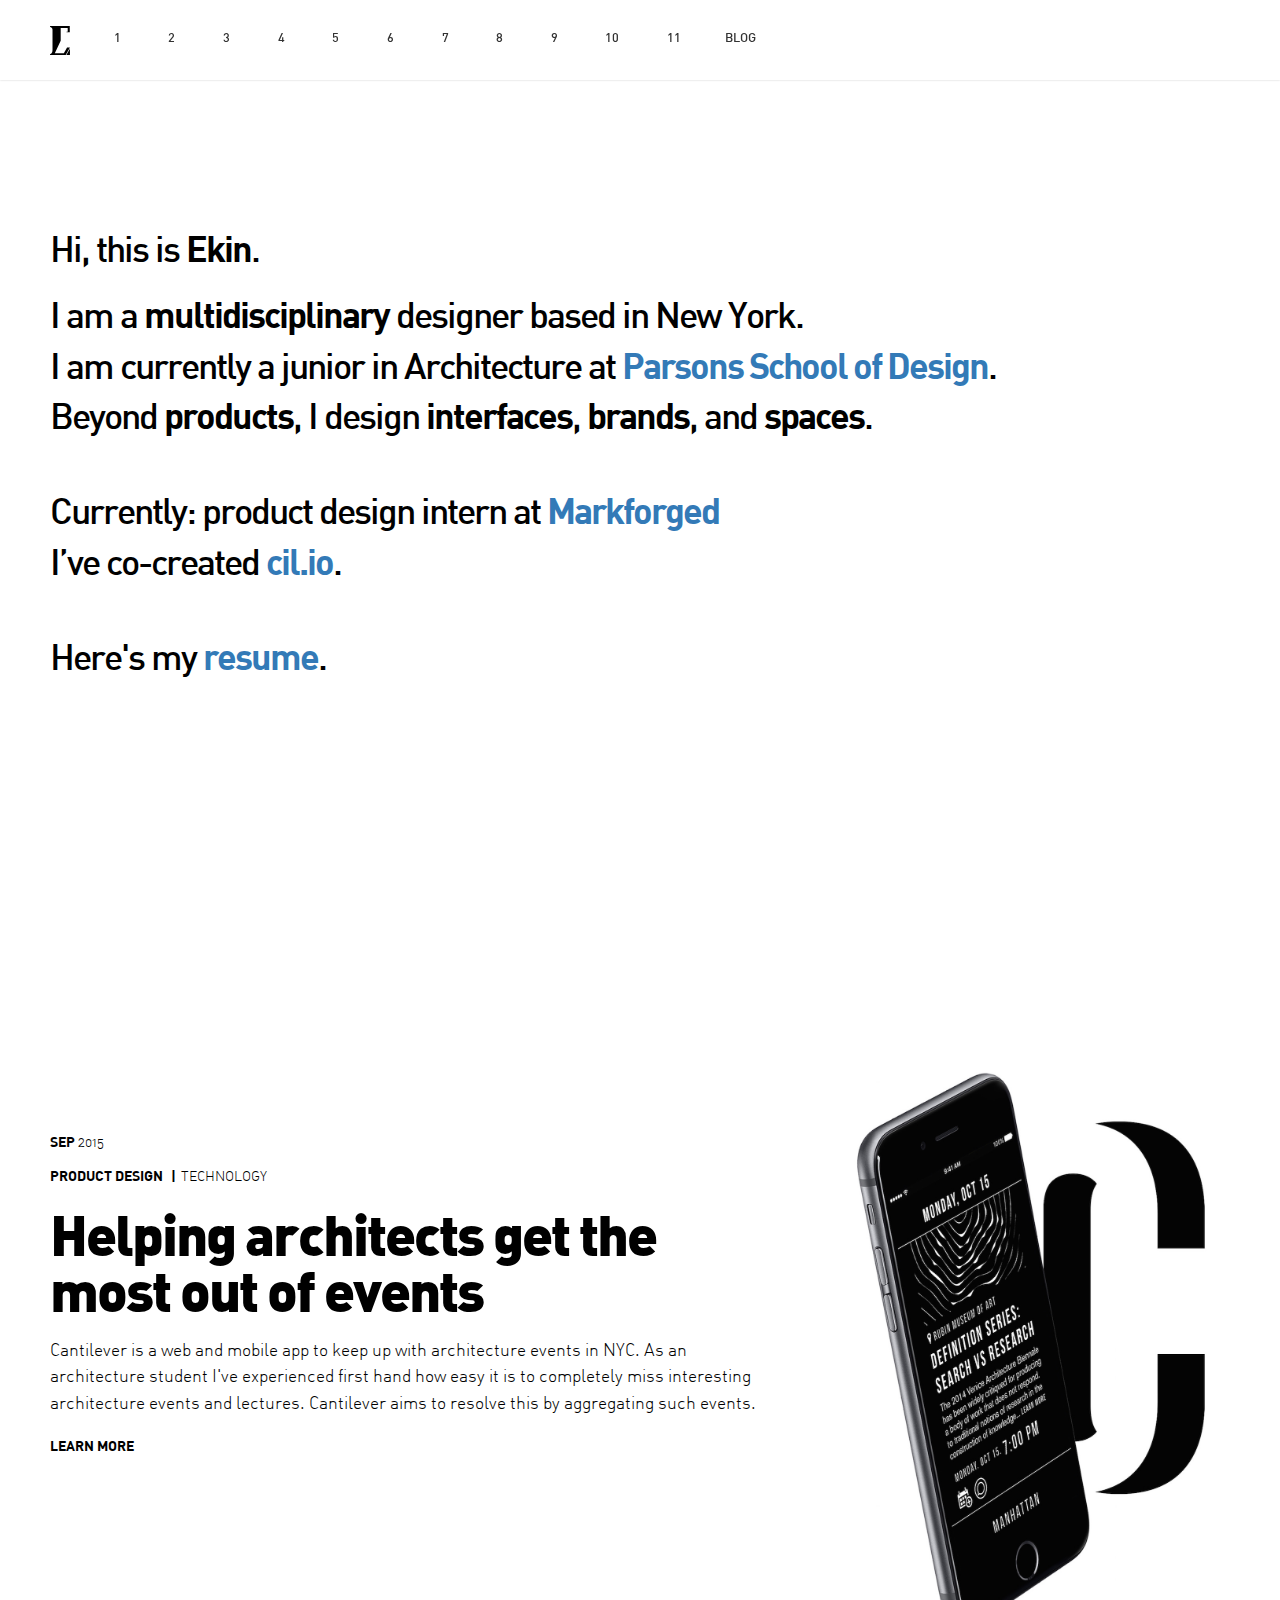
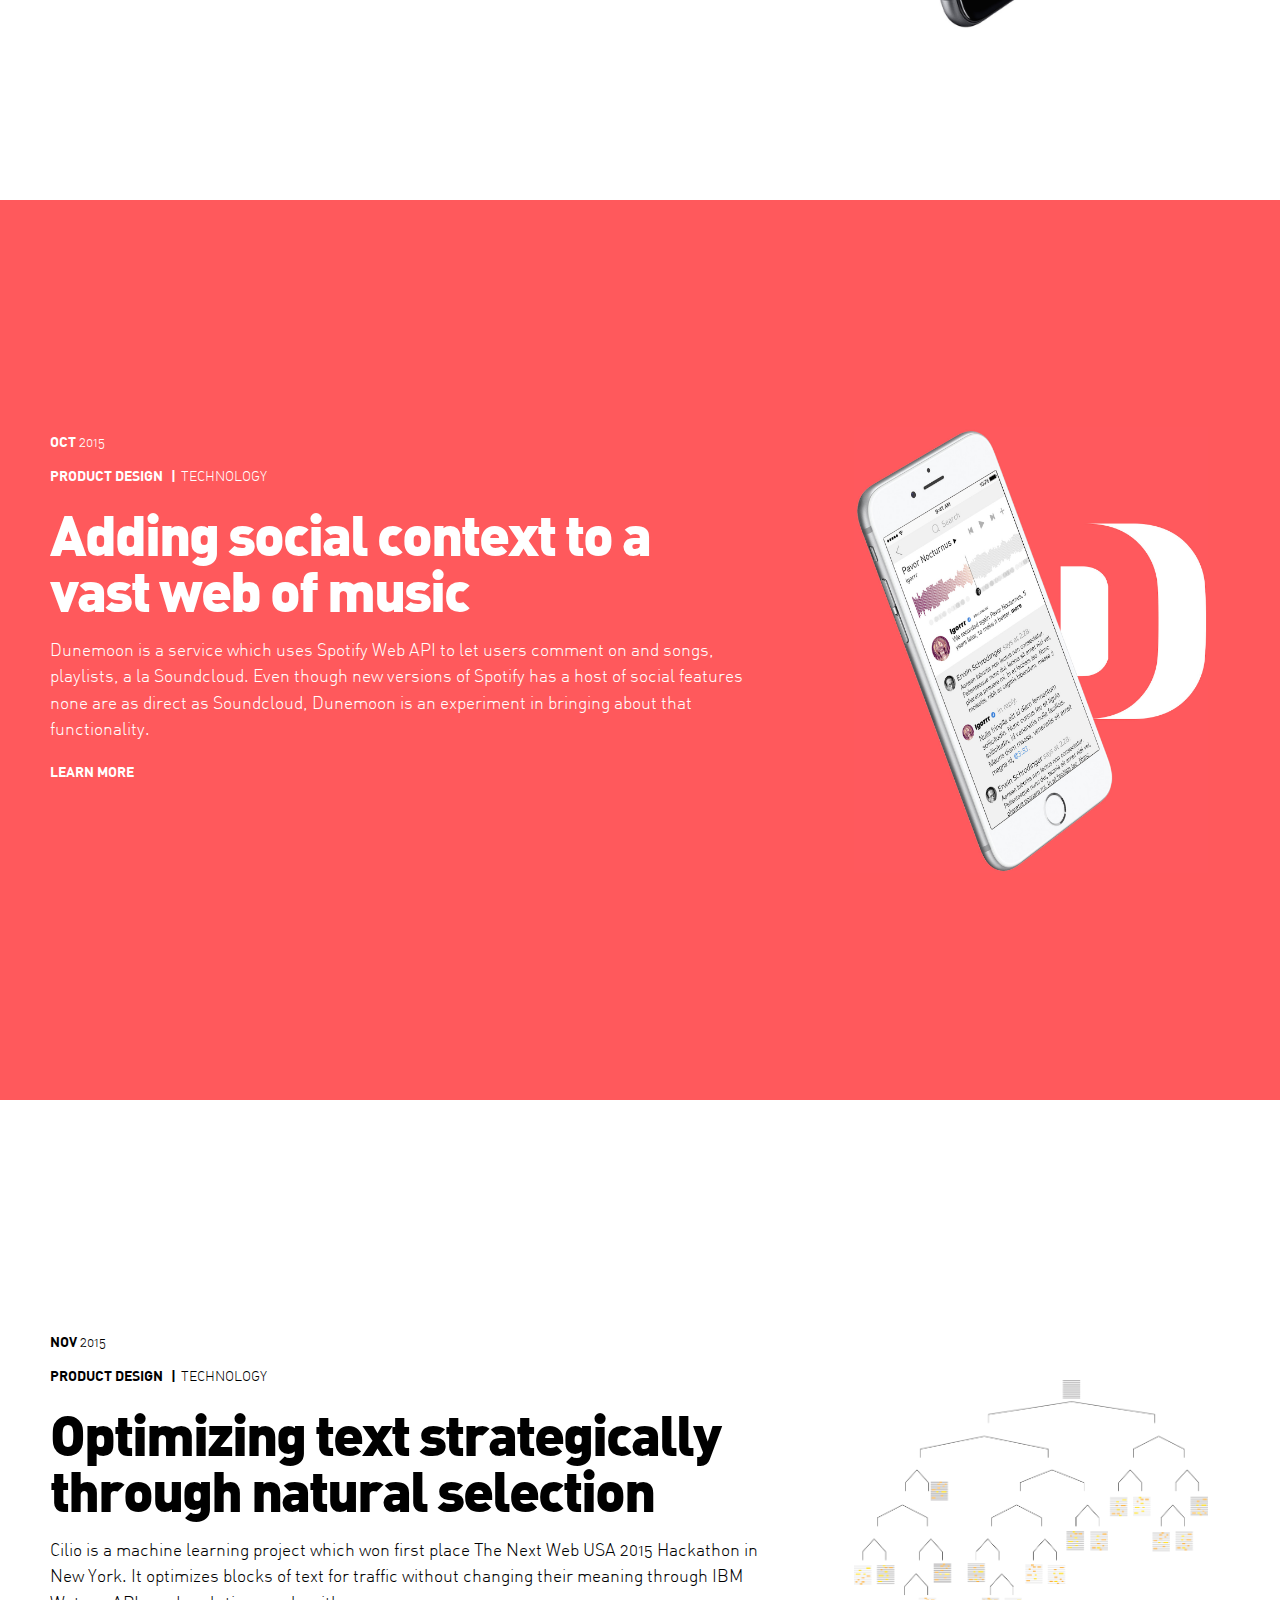
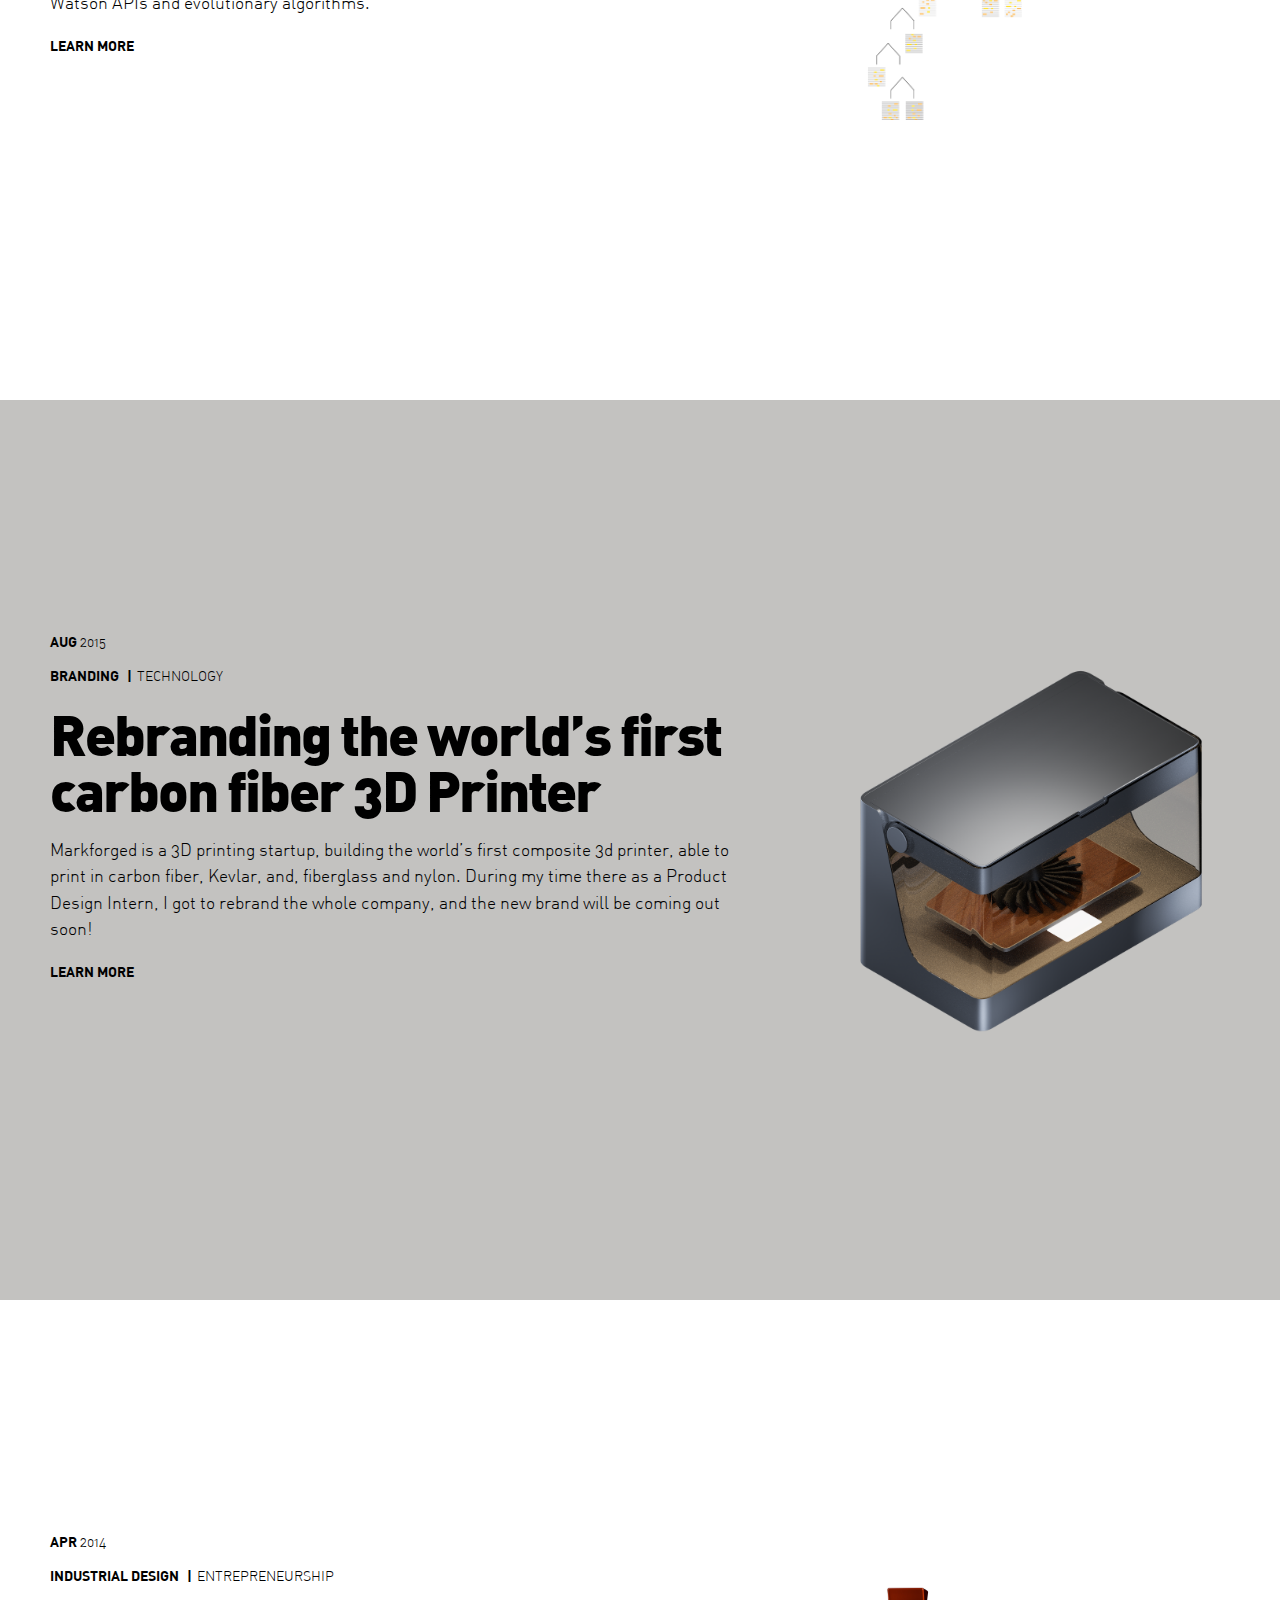
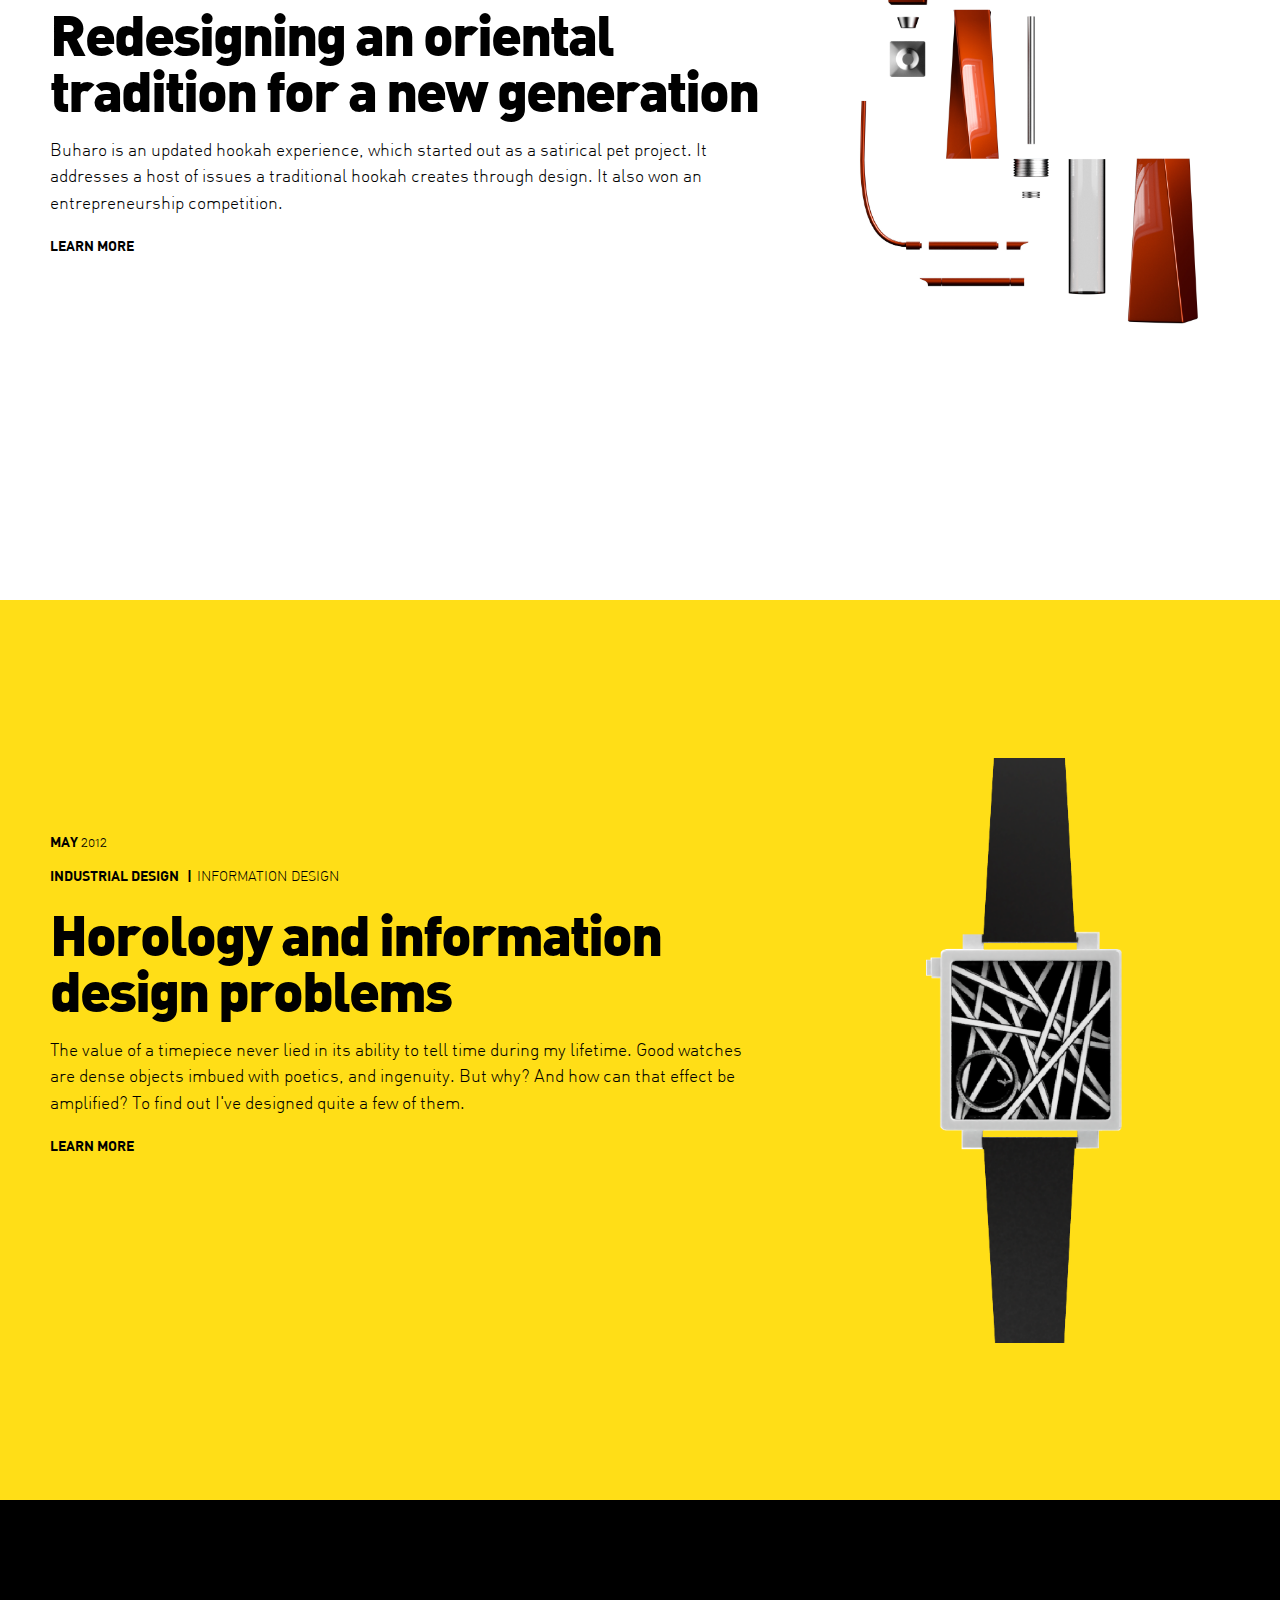
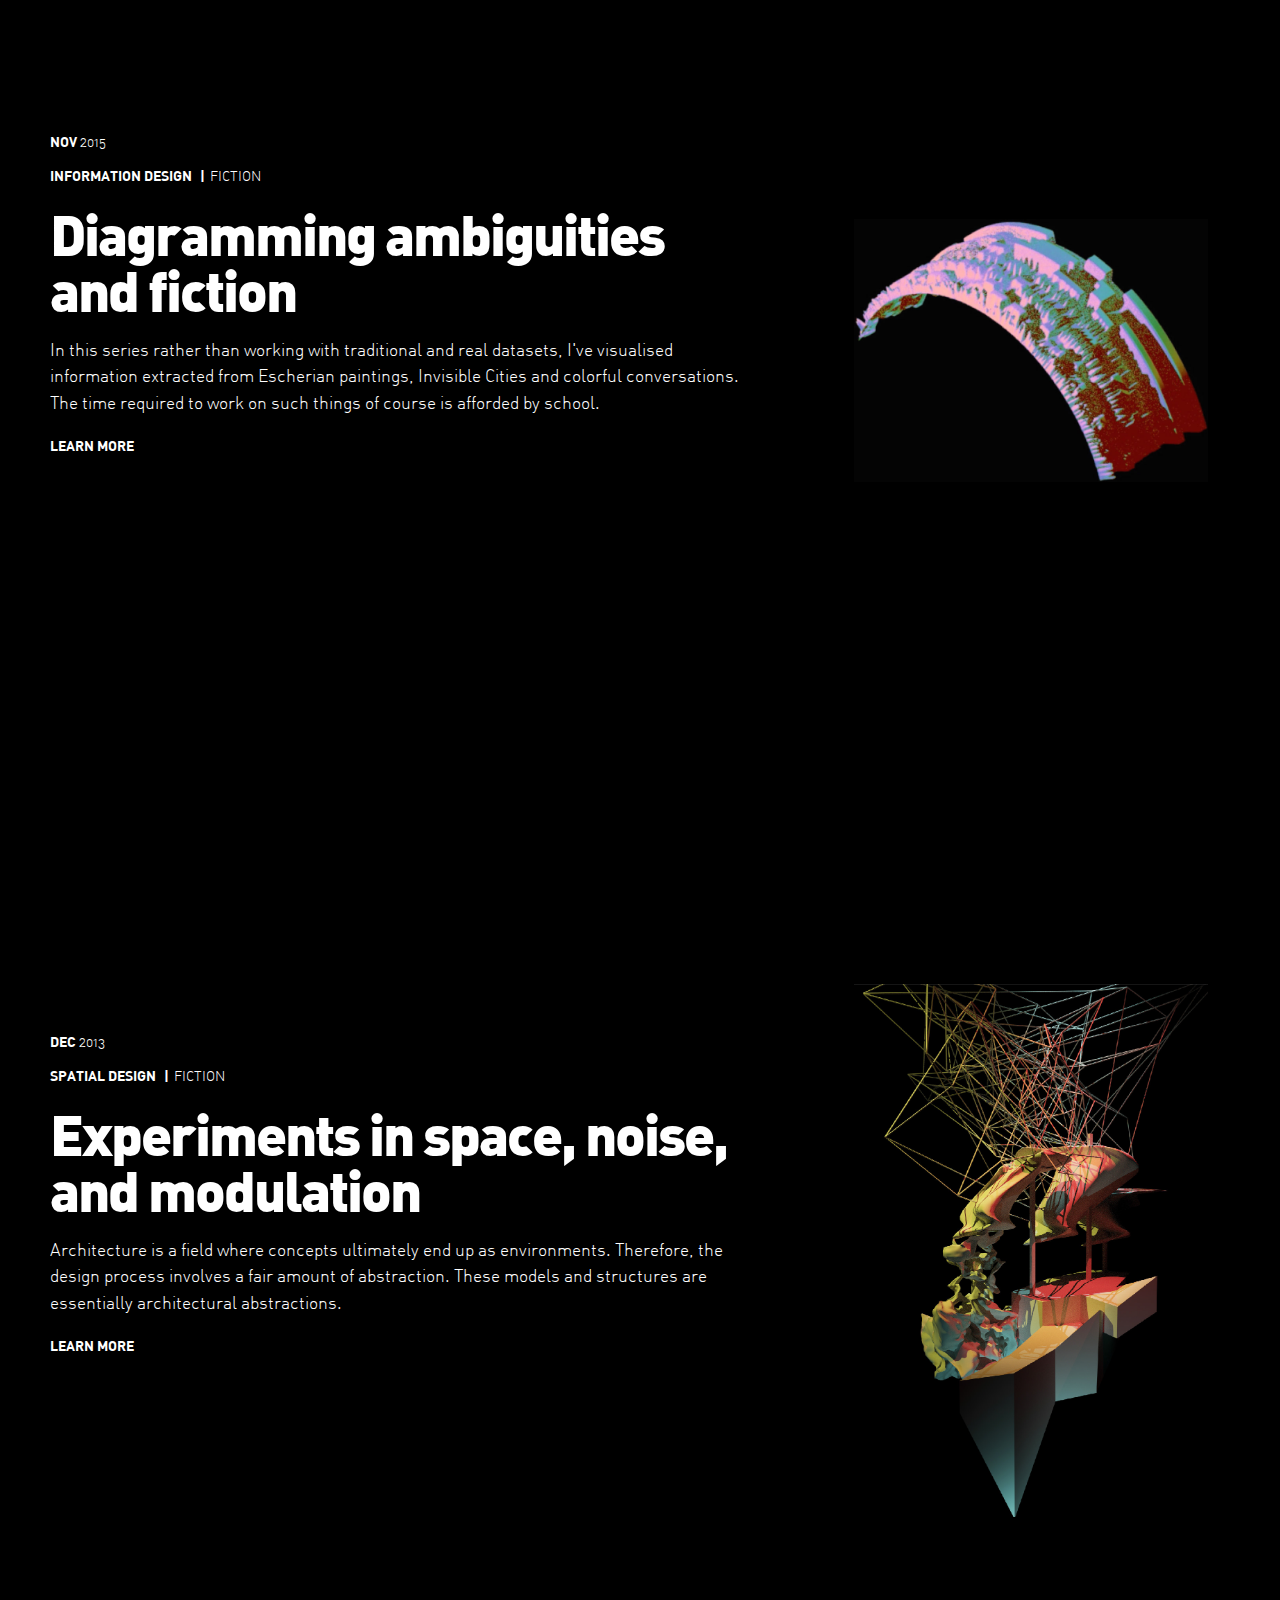
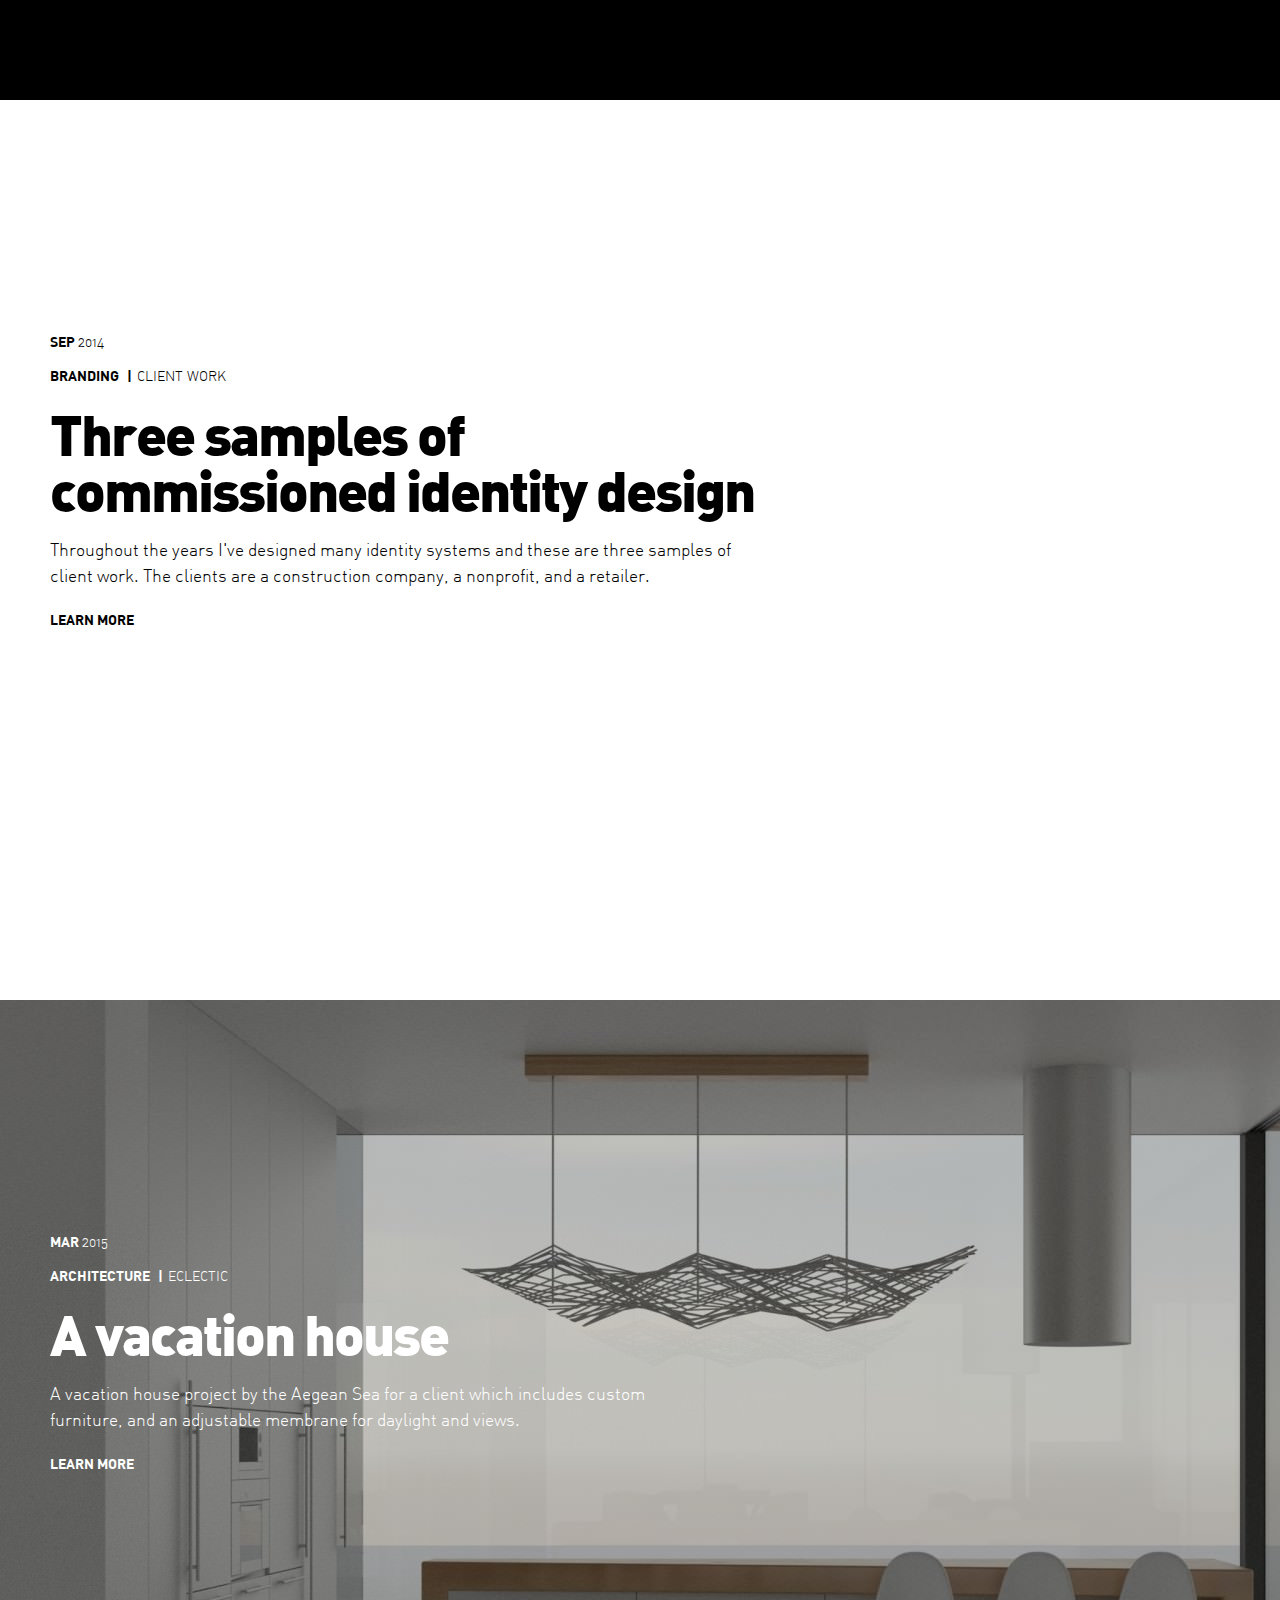
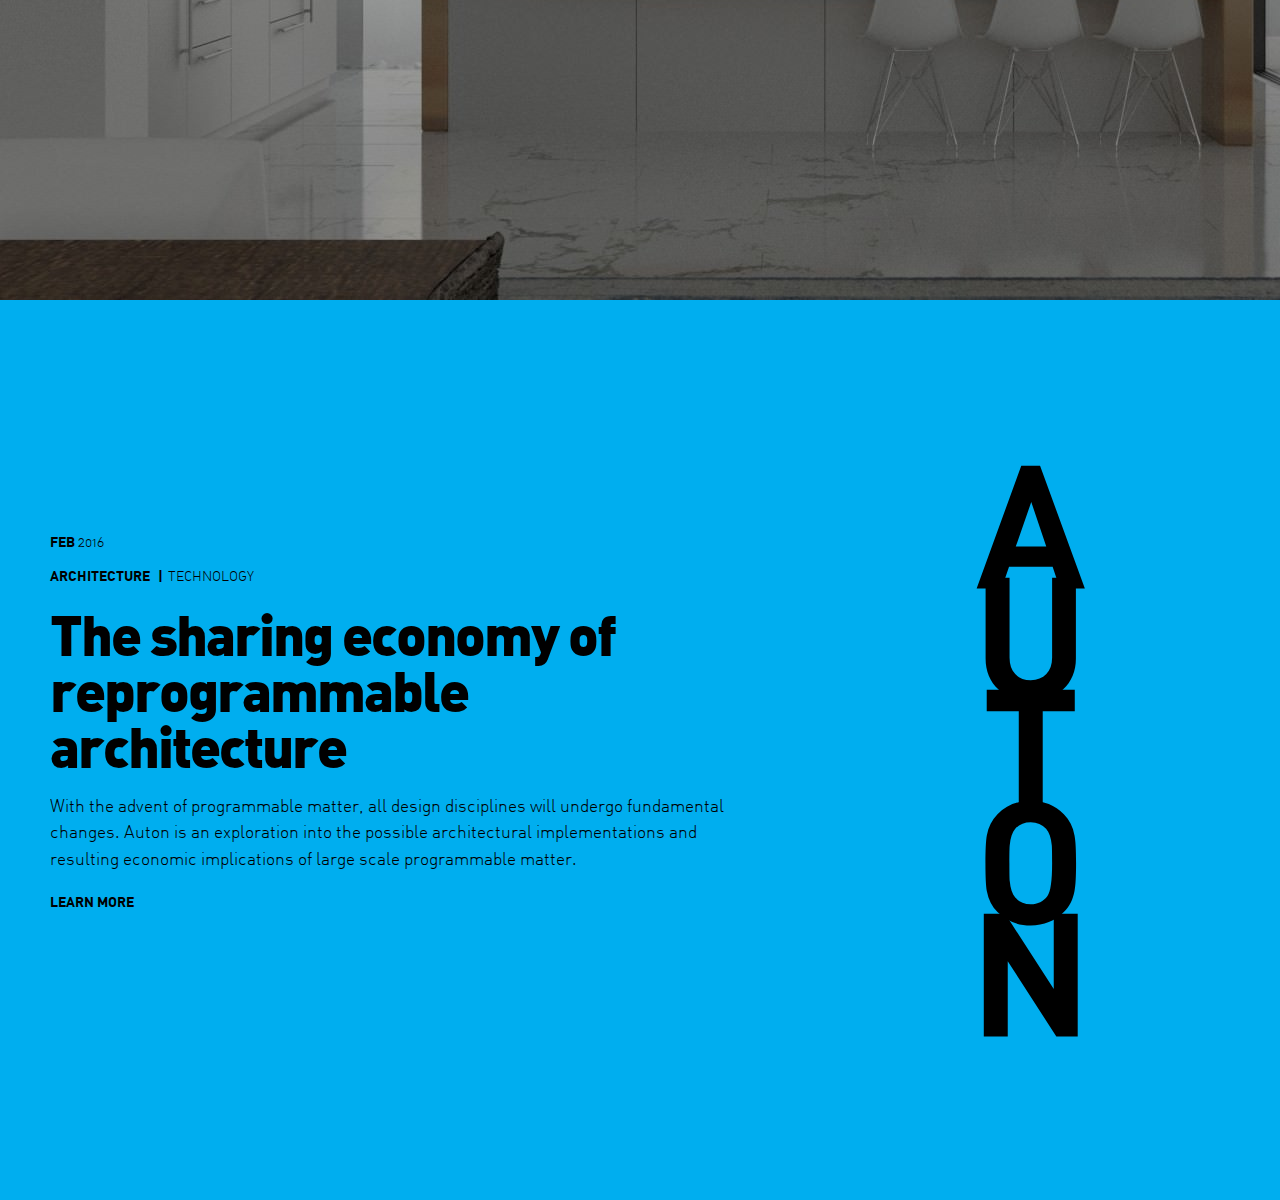
<file: index.html>
<!DOCTYPE html>
<html ng-app="portfolio">
    <head>
        <meta http-equiv="Content-Type" content="text/html; charset=utf-8">
        <meta http-equiv="X-UA-Compatible" content="IE=edge"/>
        <meta name="viewport" content="width=device-width, initial-scale=1.0, maximum-scale=1.0, user-scalable=no"/>
        <meta name="google" content="notranslate"/>
        <meta name="msapplication-tap-highlight" content="no"/>
        <meta name="theme-color" content="#fdb712">
        <meta http-equiv="cache-control" content="no-store"/>
        <meta http-equiv="expires" content="0"/>

        <link rel="icon" type="image/png" href="assets/images/efav.png" />
        <link rel="stylesheet" type="text/css" href="style/portfolio.css">

        <script>
            (function(i,s,o,g,r,a,m){i['GoogleAnalyticsObject']=r;i[r]=i[r]||function(){
                        (i[r].q=i[r].q||[]).push(arguments)},i[r].l=1*new Date();a=s.createElement(o),
                    m=s.getElementsByTagName(o)[0];a.async=1;a.src=g;m.parentNode.insertBefore(a,m)
            })(window,document,'script','//www.google-analytics.com/analytics.js','ga');

            ga('create', 'UA-70308212-1', 'auto');
            ga('send', 'pageview');

        </script>

        <title ng-bind="$root.pageTitle"></title>
    </head>
    <body>
        <div class="main-container" ui-view="appContainer"></div>
        <script src="portfolio.js" type="text/javascript"></script>
    </body>
</html>
</file>
